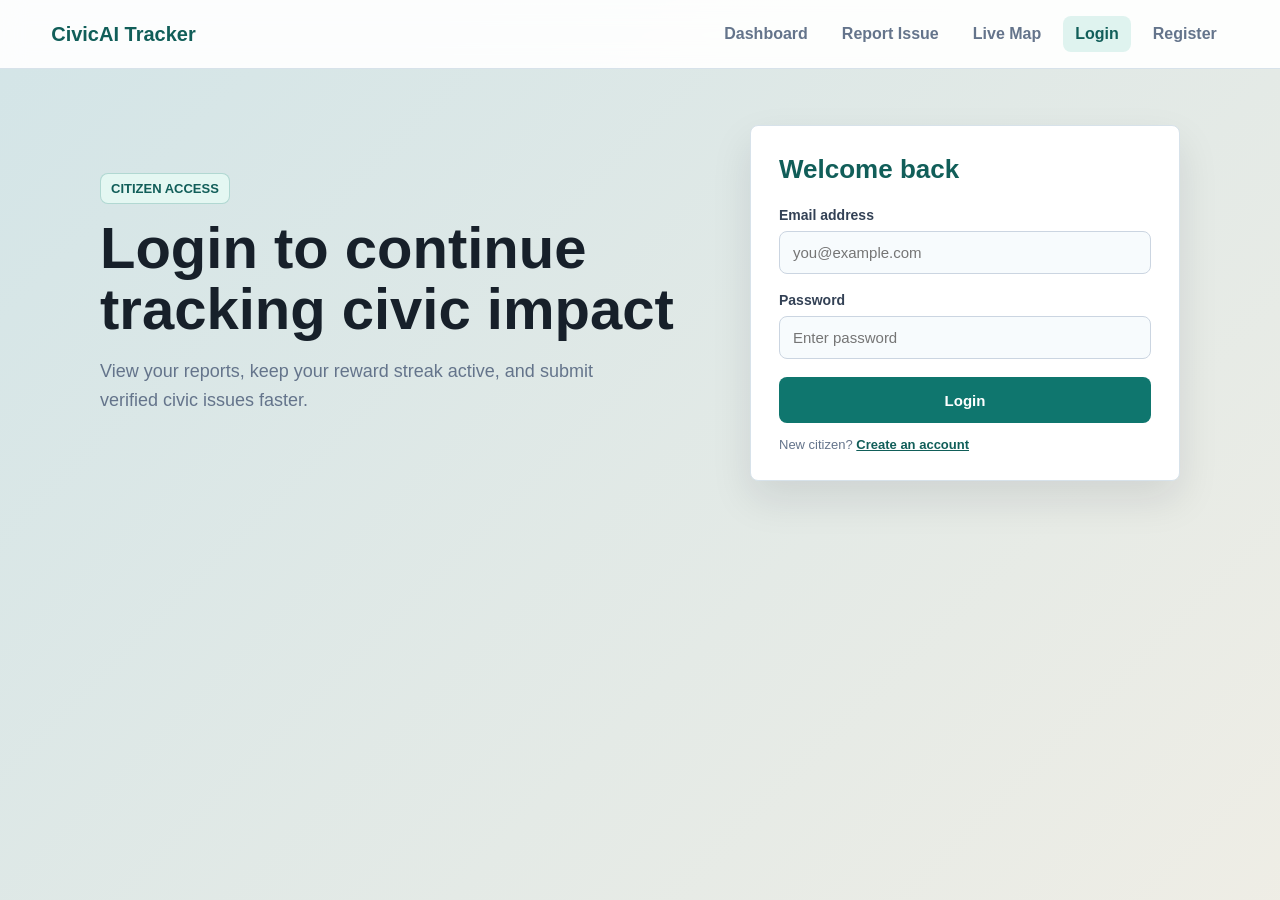
<file: frontend/index.html>
<!DOCTYPE html>
<html lang="en">
<head>
    <meta charset="UTF-8">
    <meta name="viewport" content="width=device-width, initial-scale=1.0">
    <title>Report Issue | CivicAI Tracker</title>
    <link rel="stylesheet" href="styles.css">
</head>
<body data-protected="true">
    <nav class="app-nav">
        <a class="brand" href="user.html">CivicAI Tracker</a>
        <div class="nav-links">
            <a href="user.html">Dashboard</a>
            <a class="active" href="index.html">Report Issue</a>
            <a href="vittal.html">Live Map</a>
            <a href="login.html" data-guest-only hidden>Login</a>
            <a href="register.html" data-guest-only hidden>Register</a>
            <a href="#" data-auth-only data-logout hidden>Logout</a>
        </div>
    </nav>

    <main class="page-shell">
        <section class="intro-panel">
            <p class="eyebrow">Citizen report</p>
            <h1>Submit a civic issue for AI validation</h1>
            <p>
                Upload a clear photo, add a short description, and your current location will be attached automatically.
            </p>
        </section>

        <section class="form-panel">
            <form id="submissionForm">
                <label for="name">Your name</label>
                <input type="text" id="name" placeholder="Enter name" required>

                <label for="description">Issue description</label>
                <textarea id="description" placeholder="Garbage dump near bus stop, pothole on main road..." rows="5"></textarea>

                <label for="image">Issue photo</label>
                <input type="file" id="image" accept="image/*" required>

                <button type="submit">Submit Report</button>
                <p class="helper-text">Location permission is required when you submit.</p>
            </form>
        </section>
    </main>

    <script src="session.js?v=2"></script>
    <script src="h1.js"></script>
</body>
</html>
</file>
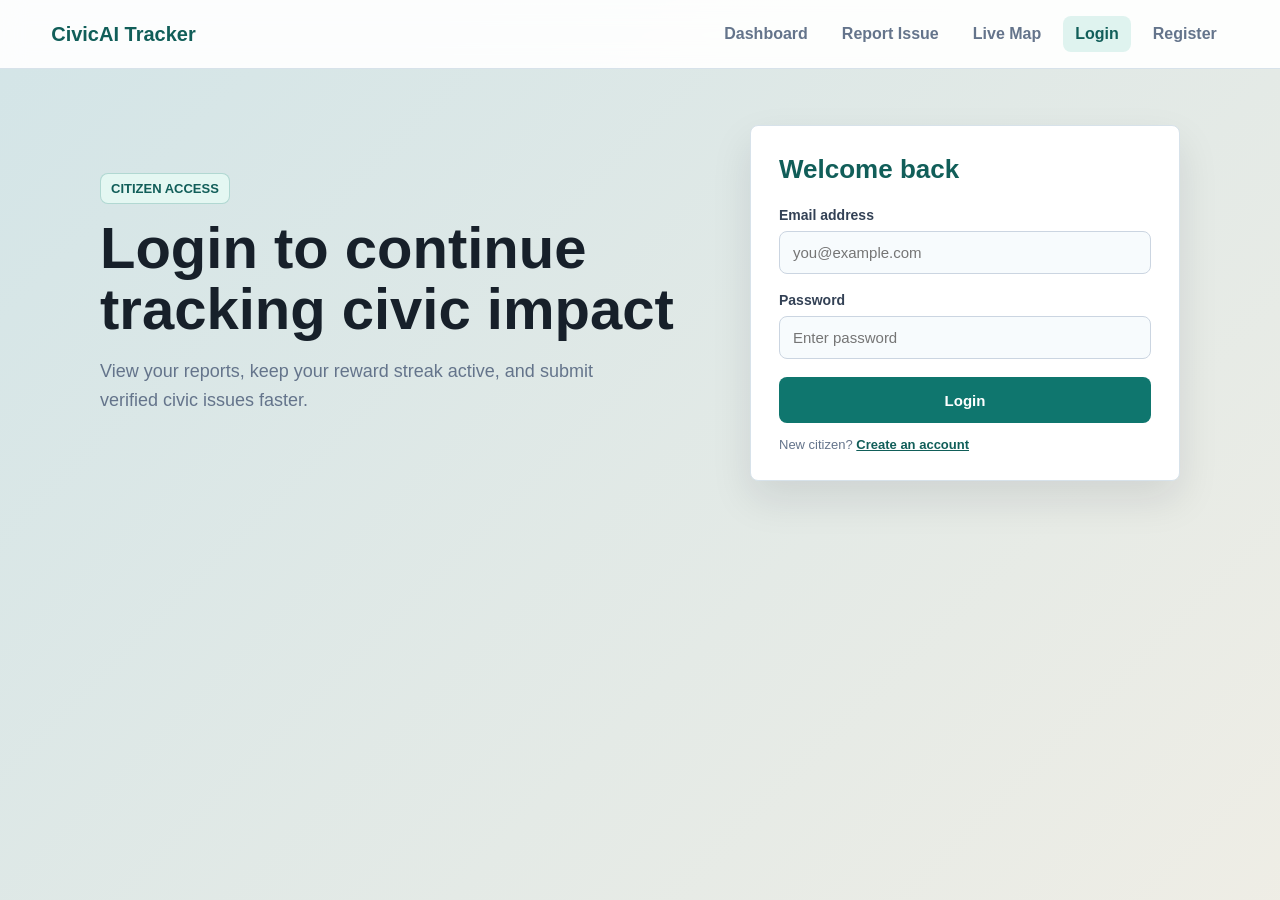
<file: frontend/login.html>
<!DOCTYPE html>
<html lang="en">
<head>
    <meta charset="UTF-8">
    <meta name="viewport" content="width=device-width, initial-scale=1.0">
    <title>Login | CivicAI Tracker</title>
    <link rel="stylesheet" href="styles.css">
</head>
<body data-auth-page="true">
    <nav class="app-nav">
        <a class="brand" href="user.html">CivicAI Tracker</a>
        <div class="nav-links">
            <a href="user.html">Dashboard</a>
            <a href="index.html">Report Issue</a>
            <a href="vittal.html">Live Map</a>
            <a class="active" href="login.html">Login</a>
            <a href="register.html">Register</a>
        </div>
    </nav>

    <main class="auth-shell">
        <section class="auth-copy">
            <p class="eyebrow">Citizen access</p>
            <h1>Login to continue tracking civic impact</h1>
            <p>View your reports, keep your reward streak active, and submit verified civic issues faster.</p>
        </section>

        <section class="form-panel auth-card">
            <form id="loginForm">
                <h2>Welcome back</h2>

                <label for="email">Email address</label>
                <input type="email" id="email" placeholder="you@example.com" required>

                <label for="password">Password</label>
                <input type="password" id="password" placeholder="Enter password" required>

                <button type="submit">Login</button>
                <p class="helper-text">New citizen? <a href="register.html">Create an account</a></p>
            </form>
        </section>
    </main>

    <script src="auth.js?v=2"></script>
    <script src="session.js?v=2"></script>
</body>
</html>
</file>
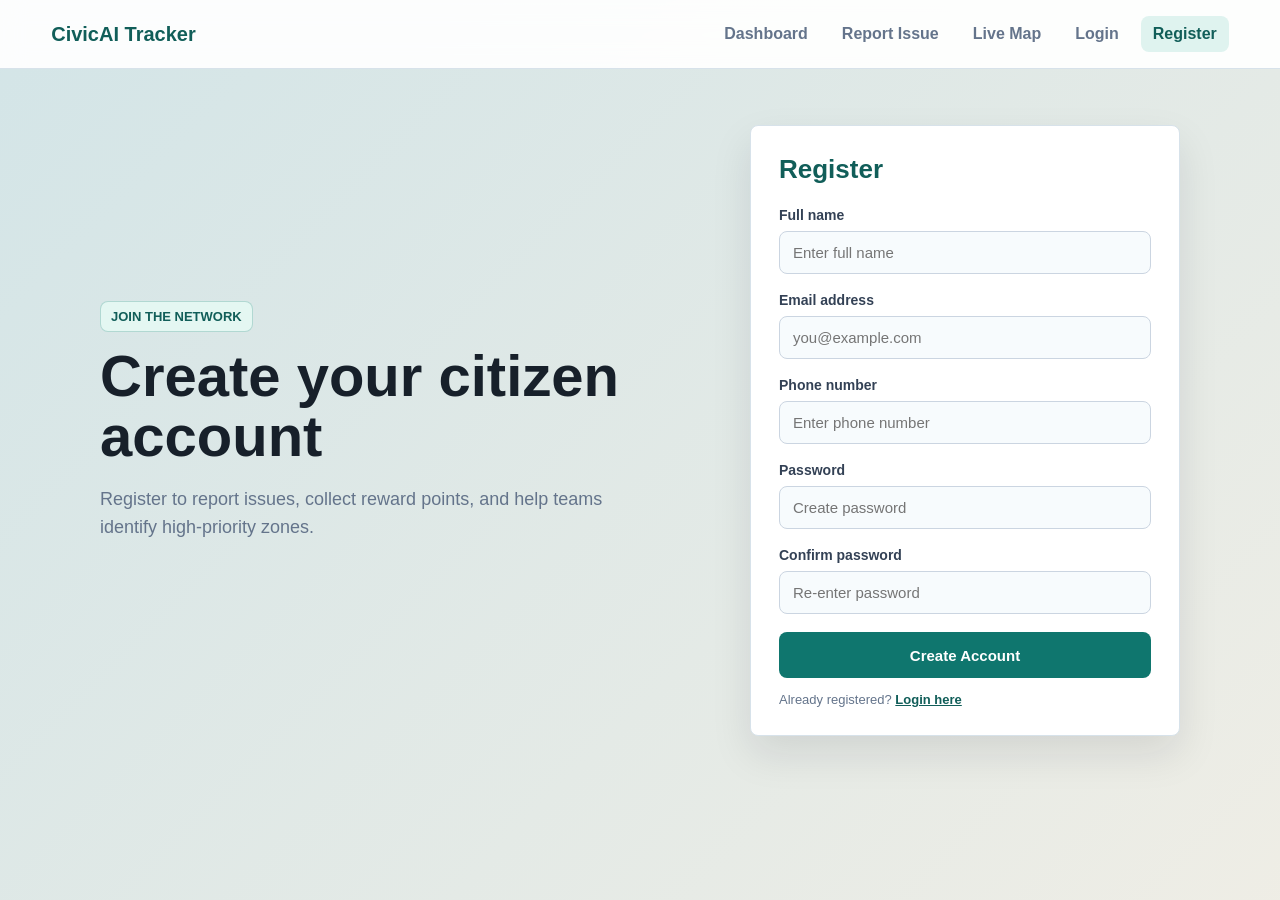
<file: frontend/register.html>
<!DOCTYPE html>
<html lang="en">
<head>
    <meta charset="UTF-8">
    <meta name="viewport" content="width=device-width, initial-scale=1.0">
    <title>Register | CivicAI Tracker</title>
    <link rel="stylesheet" href="styles.css">
</head>
<body data-auth-page="true">
    <nav class="app-nav">
        <a class="brand" href="user.html">CivicAI Tracker</a>
        <div class="nav-links">
            <a href="user.html">Dashboard</a>
            <a href="index.html">Report Issue</a>
            <a href="vittal.html">Live Map</a>
            <a href="login.html">Login</a>
            <a class="active" href="register.html">Register</a>
        </div>
    </nav>

    <main class="auth-shell">
        <section class="auth-copy">
            <p class="eyebrow">Join the network</p>
            <h1>Create your citizen account</h1>
            <p>Register to report issues, collect reward points, and help teams identify high-priority zones.</p>
        </section>

        <section class="form-panel auth-card">
            <form id="registerForm">
                <h2>Register</h2>

                <label for="fullName">Full name</label>
                <input type="text" id="fullName" placeholder="Enter full name" required>

                <label for="email">Email address</label>
                <input type="email" id="email" placeholder="you@example.com" required>

                <label for="phone">Phone number</label>
                <input type="tel" id="phone" placeholder="Enter phone number" required>

                <label for="password">Password</label>
                <input type="password" id="password" placeholder="Create password" minlength="6" required>

                <label for="confirmPassword">Confirm password</label>
                <input type="password" id="confirmPassword" placeholder="Re-enter password" minlength="6" required>

                <button type="submit">Create Account</button>
                <p class="helper-text">Already registered? <a href="login.html">Login here</a></p>
            </form>
        </section>
    </main>

    <script src="auth.js?v=2"></script>
    <script src="session.js?v=2"></script>
</body>
</html>
</file>
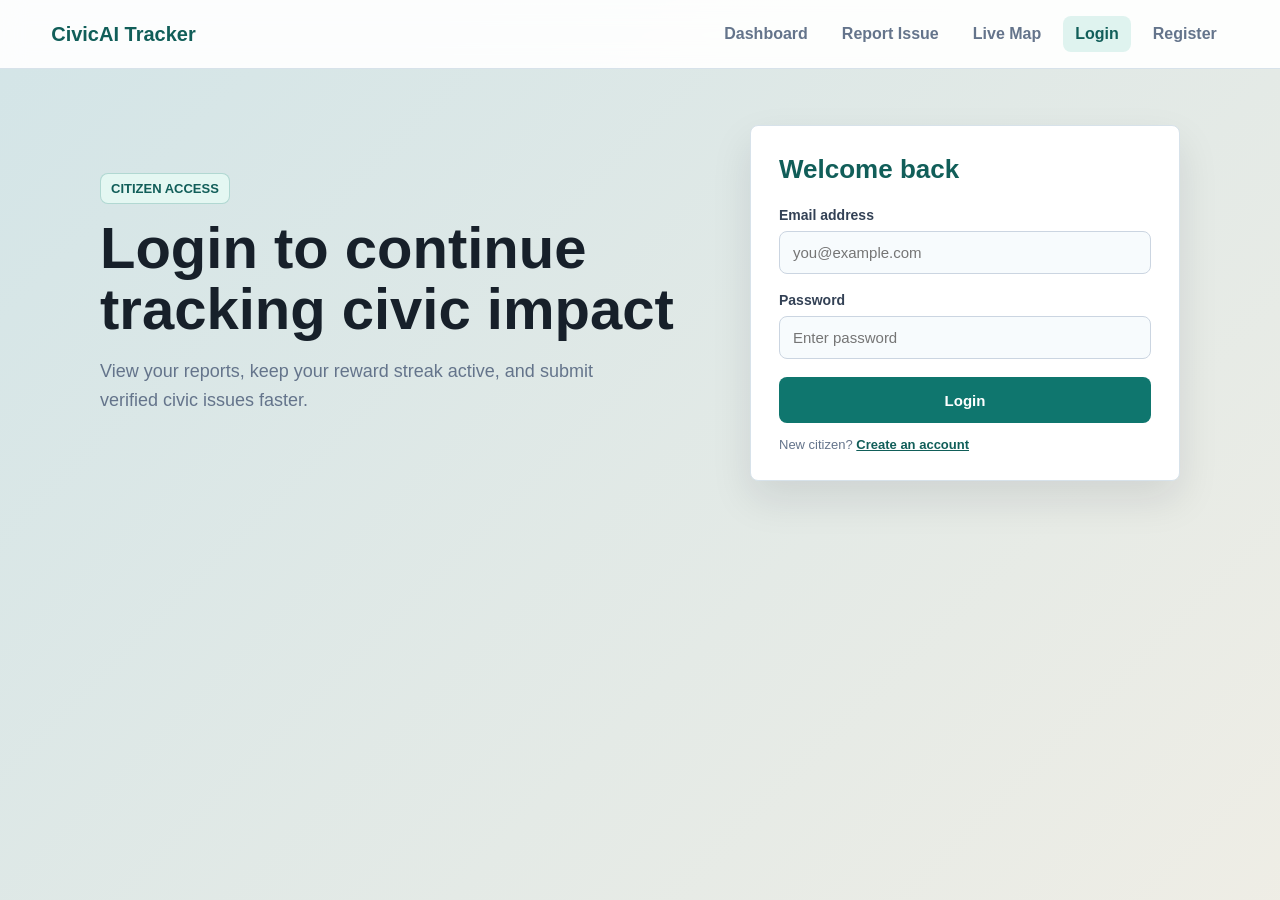
<file: frontend/user.html>
<!DOCTYPE html>
<html lang="en">
<head>
    <meta charset="UTF-8" />
    <meta name="viewport" content="width=device-width, initial-scale=1.0" />
    <title>AI Civic Tracker Dashboard</title>

    <!-- Bootstrap -->
    <link
        href="https://cdn.jsdelivr.net/npm/bootstrap@5.3.3/dist/css/bootstrap.min.css"
        rel="stylesheet"
    />

    <!-- Bootstrap Icons -->
    <link
        rel="stylesheet"
        href="https://cdn.jsdelivr.net/npm/bootstrap-icons@1.11.3/font/bootstrap-icons.min.css"
    />

    <!-- Custom CSS -->
    <link rel="stylesheet" href="userstyle.css" />
</head>

<body data-protected="true">

    <!-- NAVBAR -->
    <nav class="navbar navbar-expand-lg navbar-dark custom-navbar shadow">
        <div class="container">
            <a class="navbar-brand fw-bold" href="user.html">
                <i class="bi bi-shield-check"></i>
                CivicAI Tracker
            </a>

            <button
                class="navbar-toggler"
                type="button"
                data-bs-toggle="collapse"
                data-bs-target="#navbarNav"
            >
                <span class="navbar-toggler-icon"></span>
            </button>

            <div class="collapse navbar-collapse" id="navbarNav">
                <ul class="navbar-nav ms-auto align-items-center">

                    <li class="nav-item">
                        <a class="nav-link active" href="user.html">Dashboard</a>
                    </li>

                    <li class="nav-item">
                        <a class="nav-link" href="index.html">Report Issue</a>
                    </li>

                    <li class="nav-item">
                        <a class="nav-link" href="#leaderboard">Leaderboard</a>
                    </li>

                    <li class="nav-item">
                        <a class="nav-link" href="#rewards">Rewards</a>
                    </li>

                    <li class="nav-item">
                        <a class="nav-link" href="vittal.html">Live Map</a>
                    </li>

                    <li class="nav-item" data-guest-only hidden>
                        <a class="nav-link" href="login.html">Login</a>
                    </li>

                    <li class="nav-item" data-guest-only hidden>
                        <a class="nav-link" href="register.html">Register</a>
                    </li>

                    <li class="nav-item ms-3" data-auth-only hidden>
                        <button class="btn btn-warning fw-semibold" type="button" data-logout>
                            <i class="bi bi-box-arrow-right"></i> Logout
                        </button>
                    </li>

                </ul>
            </div>
        </div>
    </nav>

    <!-- HERO SECTION -->
    <section class="hero-section">
        <div class="container">
            <div class="row align-items-center">

                <div class="col-lg-7">
                    <h1 class="hero-title">
                        Smart Civic Issue Monitoring System
                    </h1>

                    <p class="hero-text">
                        Report potholes, garbage dumps, and civic issues using AI-powered detection.
                        Earn points and contribute towards a cleaner city.
                    </p>

                    <a class="btn btn-primary btn-lg" href="index.html">
                        <i class="bi bi-plus-circle"></i>
                        Report New Issue
                    </a>
                </div>

                <div class="col-lg-5 text-center">
                    <img
                        src="https://cdn-icons-png.flaticon.com/512/3062/3062634.png"
                        class="hero-image img-fluid"
                        alt="Civic Tracker"
                    />
                </div>

            </div>
        </div>
    </section>

    <!-- STATS -->
    <section class="container my-5" id="rewards">
        <div class="row g-4">

            <div class="col-md-3">
                <div class="card dashboard-card shadow-sm">
                    <div class="card-body">
                        <i class="bi bi-exclamation-triangle-fill icon-red"></i>
                        <h5>Issues Reported</h5>
                        <h2>128</h2>
                    </div>
                </div>
            </div>

            <div class="col-md-3">
                <div class="card dashboard-card shadow-sm">
                    <div class="card-body">
                        <i class="bi bi-check-circle-fill icon-green"></i>
                        <h5>Resolved Issues</h5>
                        <h2>97</h2>
                    </div>
                </div>
            </div>

            <div class="col-md-3">
                <div class="card dashboard-card shadow-sm">
                    <div class="card-body">
                        <i class="bi bi-star-fill icon-yellow"></i>
                        <h5>Reward Points</h5>
                        <h2>2450</h2>
                    </div>
                </div>
            </div>

            <div class="col-md-3">
                <div class="card dashboard-card shadow-sm">
                    <div class="card-body">
                        <i class="bi bi-trophy-fill icon-blue"></i>
                        <h5>Leaderboard Rank</h5>
                        <h2>#5</h2>
                    </div>
                </div>
            </div>

        </div>
    </section>

    <!-- GAMIFICATION SECTION -->
    <section class="container my-5" id="leaderboard">

        <div class="section-title">
            <h2>Gamification & Achievements</h2>
        </div>

        <div class="row g-4">

            <div class="col-md-4">
                <div class="achievement-card">
                    <i class="bi bi-award-fill"></i>
                    <h4>Bronze Citizen</h4>
                    <p>Completed 25 successful reports</p>
                </div>
            </div>

            <div class="col-md-4">
                <div class="achievement-card">
                    <i class="bi bi-fire"></i>
                    <h4>7 Day Streak</h4>
                    <p>Daily active participation</p>
                </div>
            </div>

            <div class="col-md-4">
                <div class="achievement-card">
                    <i class="bi bi-lightning-fill"></i>
                    <h4>AI Contributor</h4>
                    <p>Top issue detector of the month</p>
                </div>
            </div>

        </div>
    </section>

    <!-- LEADERBOARD -->
    <section class="container my-5">

        <div class="section-title">
            <h2>Citizen Leaderboard</h2>
        </div>

        <div class="table-responsive shadow-sm">
            <table class="table table-hover leaderboard-table">

                <thead>
                    <tr>
                        <th>Rank</th>
                        <th>Citizen</th>
                        <th>Issues Reported</th>
                        <th>Points</th>
                        <th>Badge</th>
                    </tr>
                </thead>

                <tbody>

                    <tr>
                        <td>🥇 1</td>
                        <td>Rahul Kumar</td>
                        <td>54</td>
                        <td>5400</td>
                        <td><span class="badge bg-warning text-dark">Gold</span></td>
                    </tr>

                    <tr>
                        <td>🥈 2</td>
                        <td>Anjali Sharma</td>
                        <td>49</td>
                        <td>4920</td>
                        <td><span class="badge bg-secondary">Silver</span></td>
                    </tr>

                    <tr>
                        <td>🥉 3</td>
                        <td>Vikram Rao</td>
                        <td>42</td>
                        <td>4380</td>
                        <td><span class="badge bg-danger">Bronze</span></td>
                    </tr>

                    <tr>
                        <td>4</td>
                        <td>Priya Nair</td>
                        <td>39</td>
                        <td>4020</td>
                        <td><span class="badge bg-primary">Active</span></td>
                    </tr>

                    <tr>
                        <td>5</td>
                        <td>You</td>
                        <td>36</td>
                        <td>3890</td>
                        <td><span class="badge bg-success">Contributor</span></td>
                    </tr>

                </tbody>

            </table>
        </div>
    </section>

    <!-- FOOTER -->
    <footer class="footer-section">
        <div class="container text-center">
            <p>
                © 2026 AI Civic Tracker | Smart Governance Portal
            </p>
        </div>
    </footer>

    <!-- Bootstrap JS -->
    <script src="https://cdn.jsdelivr.net/npm/bootstrap@5.3.3/dist/js/bootstrap.bundle.min.js"></script>
    <script src="session.js?v=2"></script>

</body>
</html>
</file>
<file: frontend/styles.css>
:root {
    --bg: #eef4f8;
    --surface: #ffffff;
    --surface-soft: #f7fbfd;
    --text: #17202a;
    --muted: #64748b;
    --brand: #0f766e;
    --brand-dark: #115e59;
    --accent: #f59e0b;
    --border: #d7e2ea;
    --shadow: 0 18px 40px rgba(15, 23, 42, 0.1);
}

* {
    box-sizing: border-box;
}

[hidden] {
    display: none !important;
}

body {
    min-height: 100vh;
    margin: 0;
    font-family: Arial, sans-serif;
    background:
        linear-gradient(135deg, rgba(15, 118, 110, 0.12), rgba(245, 158, 11, 0.08)),
        var(--bg);
    color: var(--text);
}

.app-nav {
    position: sticky;
    top: 0;
    z-index: 20;
    display: flex;
    align-items: center;
    justify-content: space-between;
    gap: 24px;
    padding: 16px clamp(18px, 4vw, 56px);
    background: rgba(255, 255, 255, 0.92);
    border-bottom: 1px solid var(--border);
    backdrop-filter: blur(12px);
}

.brand {
    color: var(--brand-dark);
    font-size: 20px;
    font-weight: 800;
    text-decoration: none;
}

.nav-links {
    display: flex;
    align-items: center;
    gap: 10px;
}

.nav-links a {
    color: var(--muted);
    padding: 9px 12px;
    border-radius: 8px;
    font-weight: 700;
    text-decoration: none;
}

.nav-links a:hover,
.nav-links .active {
    color: var(--brand-dark);
    background: #dff3ef;
}

.page-shell {
    display: grid;
    grid-template-columns: minmax(0, 1fr) minmax(320px, 460px);
    gap: 32px;
    width: min(1120px, calc(100% - 32px));
    margin: 48px auto;
    align-items: start;
}

.intro-panel {
    padding: clamp(26px, 5vw, 56px) 0;
}

.eyebrow {
    width: fit-content;
    margin: 0 0 14px;
    padding: 7px 10px;
    border: 1px solid rgba(15, 118, 110, 0.24);
    border-radius: 8px;
    background: #e4f7f2;
    color: var(--brand-dark);
    font-size: 13px;
    font-weight: 800;
    text-transform: uppercase;
}

h1 {
    max-width: 680px;
    margin: 0;
    font-size: clamp(34px, 5vw, 58px);
    line-height: 1.04;
}

.intro-panel p:last-child {
    max-width: 560px;
    margin-top: 18px;
    color: var(--muted);
    font-size: 18px;
    line-height: 1.6;
}

.form-panel {
    background: var(--surface);
    border: 1px solid var(--border);
    border-radius: 8px;
    box-shadow: var(--shadow);
}

form {
    padding: 28px;
}

label {
    display: block;
    margin: 0 0 8px;
    color: #334155;
    font-size: 14px;
    font-weight: 800;
}

input[type="text"],
input[type="email"],
input[type="password"],
input[type="tel"],
textarea,
input[type="file"] {
    width: 100%;
    padding: 12px 13px;
    margin-bottom: 18px;
    border: 1px solid #cbd5e1;
    border-radius: 8px;
    background: var(--surface-soft);
    color: var(--text);
    font-size: 15px;
}

textarea {
    resize: vertical;
}

input:focus,
textarea:focus {
    border-color: var(--brand);
    outline: 3px solid rgba(15, 118, 110, 0.16);
}

button {
    width: 100%;
    min-height: 46px;
    border: none;
    border-radius: 8px;
    background: var(--brand);
    color: #ffffff;
    font-size: 15px;
    font-weight: 800;
    cursor: pointer;
}

button:hover {
    background: var(--brand-dark);
}

button:disabled {
    cursor: wait;
    opacity: 0.72;
}

.helper-text {
    margin: 14px 0 0;
    color: var(--muted);
    font-size: 13px;
}

.helper-text a {
    color: var(--brand-dark);
    font-weight: 800;
}

.auth-shell {
    display: grid;
    grid-template-columns: minmax(0, 1fr) minmax(320px, 430px);
    gap: 32px;
    width: min(1080px, calc(100% - 32px));
    margin: 56px auto;
    align-items: center;
}

.auth-copy p:last-child {
    max-width: 540px;
    color: var(--muted);
    font-size: 18px;
    line-height: 1.6;
}

.auth-card h2 {
    margin: 0 0 22px;
    color: var(--brand-dark);
    font-size: 26px;
}

@media (max-width: 780px) {
    .app-nav {
        align-items: flex-start;
        flex-direction: column;
    }

    .nav-links {
        width: 100%;
        overflow-x: auto;
    }

    .page-shell {
        grid-template-columns: 1fr;
        margin-top: 28px;
    }

    .auth-shell {
        grid-template-columns: 1fr;
        margin-top: 28px;
    }

    .intro-panel {
        padding: 10px 0 0;
    }
}
</file>
<file: frontend/userstyle.css>
:root {
    --brand: #0f766e;
    --brand-dark: #115e59;
    --accent: #f59e0b;
    --ink: #17202a;
    --muted: #64748b;
    --line: #d7e2ea;
}

body {
    background-color: #eef4f8;
    font-family: "Segoe UI", sans-serif;
    color: var(--ink);
}

[hidden] {
    display: none !important;
}

/* NAVBAR */

.custom-navbar {
    background: linear-gradient(90deg, var(--brand-dark), var(--brand));
    padding: 14px 0;
}

.navbar-brand {
    font-size: 1.4rem;
}

.nav-link {
    color: white !important;
    margin-left: 15px;
    transition: 0.3s;
}

.nav-link:hover {
    color: #fde68a !important;
}

/* HERO */

.hero-section {
    padding: 70px 0 58px;
    background:
        linear-gradient(135deg, rgba(15, 118, 110, 0.13), rgba(245, 158, 11, 0.12)),
        #ffffff;
    border-bottom: 1px solid var(--line);
}

.hero-title {
    font-size: 3rem;
    font-weight: 700;
    color: var(--brand-dark);
}

.hero-text {
    margin: 20px 0;
    font-size: 1.1rem;
    color: #555;
}

.hero-image {
    width: 300px;
}

/* CARDS */

.dashboard-card {
    border: 1px solid var(--line);
    border-radius: 8px;
    transition: 0.3s;
    background: white;
}

.dashboard-card:hover {
    transform: translateY(-6px);
}

.dashboard-card .card-body {
    text-align: center;
    padding: 30px;
}

.dashboard-card i {
    font-size: 2.5rem;
    margin-bottom: 15px;
}

/* ICON COLORS */

.icon-red {
    color: #e53935;
}

.icon-green {
    color: #43a047;
}

.icon-yellow {
    color: #fbc02d;
}

.icon-blue {
    color: #1e88e5;
}

/* ACHIEVEMENT */

.section-title h2 {
    font-weight: 700;
    color: var(--brand-dark);
    margin-bottom: 25px;
}

.achievement-card {
    background: linear-gradient(135deg, var(--brand), var(--brand-dark));
    color: white;
    padding: 30px;
    border-radius: 8px;
    text-align: center;
    transition: 0.3s;
}

.achievement-card:hover {
    transform: scale(1.03);
}

.achievement-card i {
    font-size: 3rem;
    margin-bottom: 15px;
}

/* LEADERBOARD */

.leaderboard-table {
    background: white;
    border-radius: 8px;
    overflow: hidden;
}

.leaderboard-table thead {
    background: var(--brand-dark);
    color: white;
}

.leaderboard-table th,
.leaderboard-table td {
    padding: 18px;
    vertical-align: middle;
}

/* FOOTER */

.footer-section {
    background: var(--brand-dark);
    color: white;
    padding: 20px;
    margin-top: 60px;
}

.btn-primary {
    background: var(--brand);
    border-color: var(--brand);
    font-weight: 700;
}

.btn-primary:hover {
    background: var(--brand-dark);
    border-color: var(--brand-dark);
}

/* RESPONSIVE */

@media (max-width: 768px) {

    .hero-title {
        font-size: 2rem;
    }

    .hero-section {
        text-align: center;
    }

    .hero-image {
        margin-top: 30px;
        width: 220px;
    }
}
</file>
